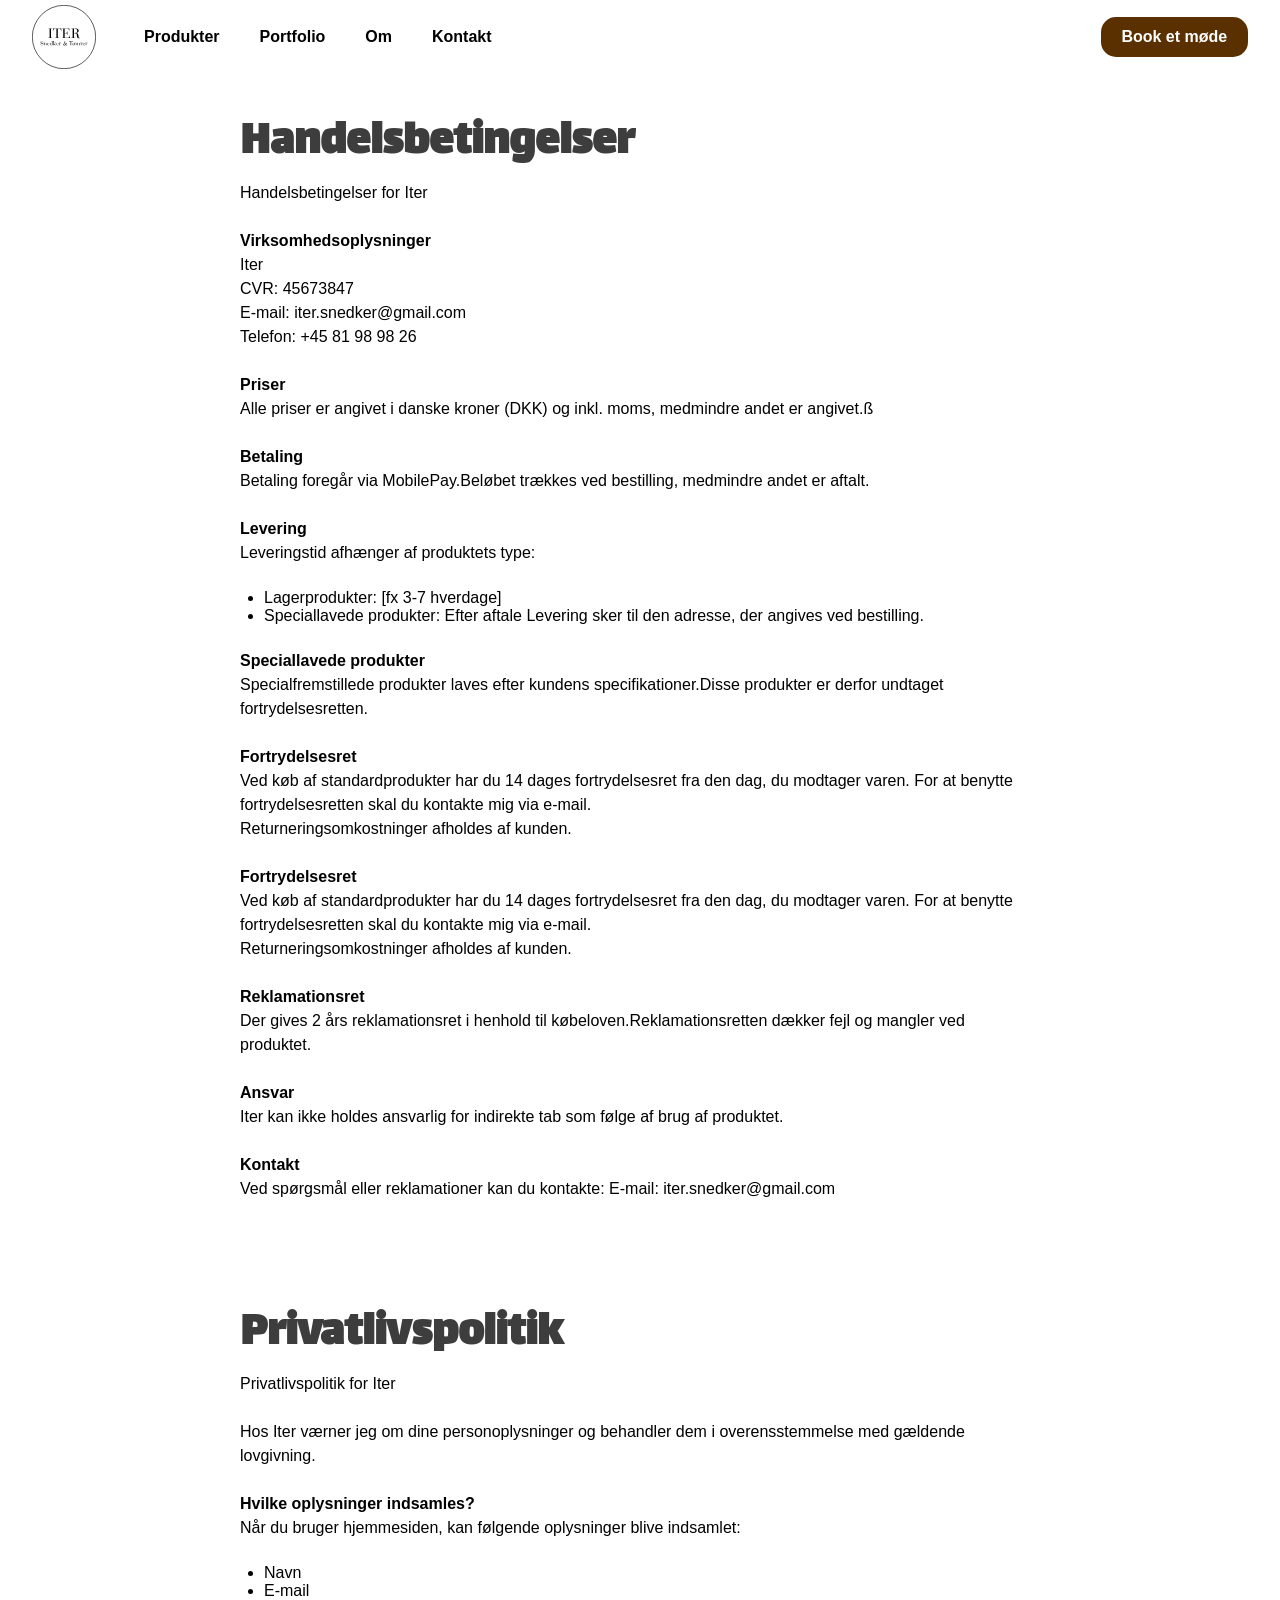
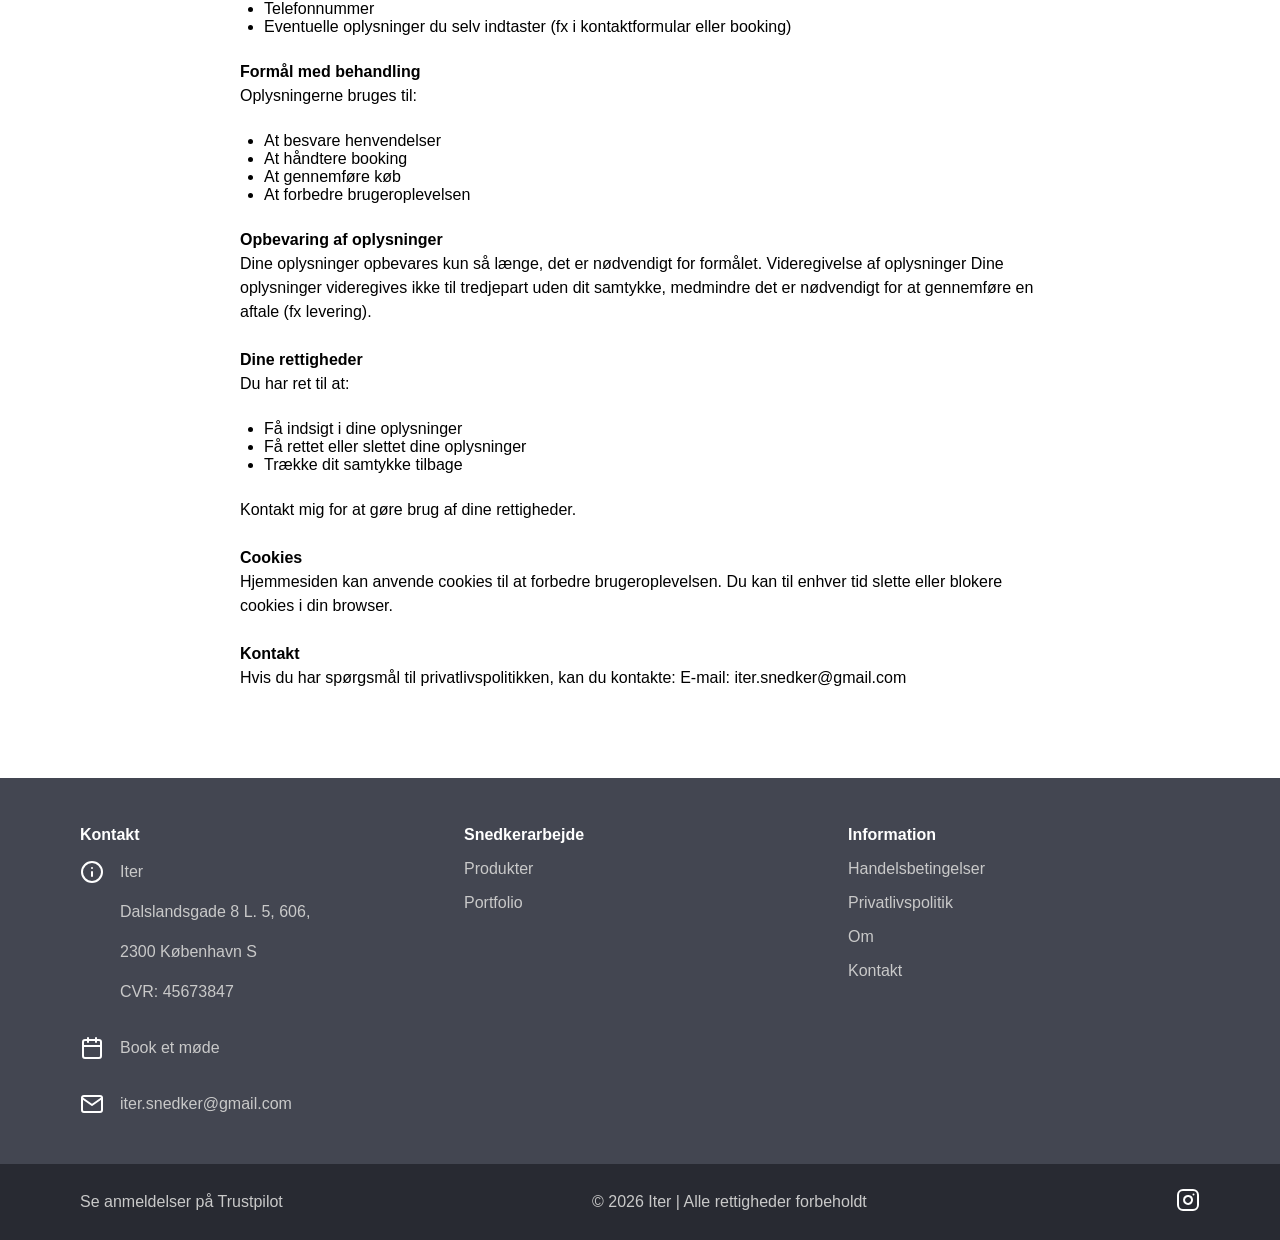
<file: betingelser.html>
<!DOCTYPE html>
<html lang="en">
  <head>
    <meta charset="UTF-8" />
    <meta name="viewport" content="width=device-width, initial-scale=1.0" />
    <link rel="icon" type="image/x-icon" href="./img/nyt_logo_sort.svg" />
    <link rel="stylesheet" href="./css/style.css" />
    <title>Handelsbetingelser og Privatlivspolitik</title>
  </head>
  <body>
    <div id="navigation"></div>
    <main class="betingelser_main">
        <div class="handelsbetingelser">
      <h1>Handelsbetingelser</h1>
      <p>Handelsbetingelser for Iter</p>

      <p>
        <strong>Virksomhedsoplysninger</strong> <br />
        Iter <br />
        CVR: 45673847 <br />
        E-mail: iter.snedker@gmail.com <br />
        Telefon: +45 81 98 98 26
      </p>

      <p>
        <strong>Priser</strong><br />
        Alle priser er angivet i danske kroner (DKK) og inkl. moms, medmindre
        andet er angivet.ß
      </p>
      <p>
        <strong>Betaling</strong><br />
        Betaling foregår via MobilePay.Beløbet trækkes ved bestilling, medmindre
        andet er aftalt.
      </p>
      <p>
        <strong>Levering</strong><br />
        Leveringstid afhænger af produktets type:
      </p>

      <ul>
        <li>Lagerprodukter: [fx 3-7 hverdage]</li>
        <li>
          Speciallavede produkter: Efter aftale Levering sker til den adresse,
          der angives ved bestilling.
        </li>
      </ul>

      <p>
        <strong>Speciallavede produkter</strong><br />
        Specialfremstillede produkter laves efter kundens specifikationer.Disse
        produkter er derfor undtaget fortrydelsesretten.
      </p>
      <p>
        <strong>Fortrydelsesret</strong><br />
        Ved køb af standardprodukter har du 14 dages fortrydelsesret fra den
        dag, du modtager varen. For at benytte fortrydelsesretten skal du
        kontakte mig via e-mail. <br />
        Returneringsomkostninger afholdes af kunden.
      </p>
      <p>
        <strong>Fortrydelsesret</strong><br />
        Ved køb af standardprodukter har du 14 dages fortrydelsesret fra den
        dag, du modtager varen. For at benytte fortrydelsesretten skal du
        kontakte mig via e-mail. <br />
        Returneringsomkostninger afholdes af kunden.
      </p>
      <p>
        <strong>Reklamationsret</strong><br />
        Der gives 2 års reklamationsret i henhold til
        købeloven.Reklamationsretten dækker fejl og mangler ved produktet.
      </p>
      <p>
        <strong>Ansvar</strong><br />
        Iter kan ikke holdes ansvarlig for indirekte tab som følge af brug af
        produktet.
      </p>
      <p>
        <strong>Kontakt</strong><br />
        Ved spørgsmål eller reklamationer kan du kontakte: E-mail:
        iter.snedker@gmail.com
      </p>
    </div>
    <div class="privatliv" id="privatliv">
      <h1>Privatlivspolitik</h1>
      <p>Privatlivspolitik for Iter</p>
      <p>
        Hos Iter værner jeg om dine personoplysninger og behandler dem i
        overensstemmelse med gældende lovgivning.
      </p>
      <p>
        <strong>Hvilke oplysninger indsamles?</strong> <br>
        Når du bruger
        hjemmesiden, kan følgende oplysninger blive indsamlet:
      </p>
      <ul>
        <li>Navn</li>
        <li>E-mail</li>
        <li>Telefonnummer</li>
        <li>
          Eventuelle oplysninger du selv indtaster (fx i kontaktformular eller
          booking)
        </li>
      </ul>

      <p><strong>Formål med behandling</strong> <br>
        Oplysningerne bruges til:</p>
      <ul>
        <li>At besvare henvendelser</li>
        <li>At håndtere booking</li>
        <li>At gennemføre køb</li>
        <li>At forbedre brugeroplevelsen</li>
      </ul>

      <p>
        <strong>Opbevaring af oplysninger</strong> <br>
        Dine oplysninger opbevares kun så længe, det er nødvendigt for formålet.
        Videregivelse af oplysninger Dine oplysninger videregives ikke til
        tredjepart uden dit samtykke, medmindre det er nødvendigt for at
        gennemføre en aftale (fx levering).
      </p>

      <p><strong>Dine rettigheder</strong> <br>
        Du har ret til at:</p>
      <ul>
        <li>Få indsigt i dine oplysninger</li>
        <li>Få rettet eller slettet dine oplysninger</li>
        <li>Trække dit samtykke tilbage</li>
      </ul>
      <p>Kontakt mig for at gøre brug af dine rettigheder.</p>

      <p>
        <strong>Cookies</strong> <br>
        Hjemmesiden kan anvende cookies til at forbedre
        brugeroplevelsen. Du kan til enhver tid slette eller blokere cookies i
        din browser.
      </p>

      <p>
        <strong>Kontakt</strong> <br>
        Hvis du har spørgsmål til privatlivspolitikken,
        kan du kontakte: E-mail: iter.snedker@gmail.com
      </p>
    </div>
    </main>
    <div id="footer"></div>
  </body>
  <script type="module" src="./js/navigation.js"></script>
  <script type="module" src="./js/footer.js"></script>
</html>
</file>
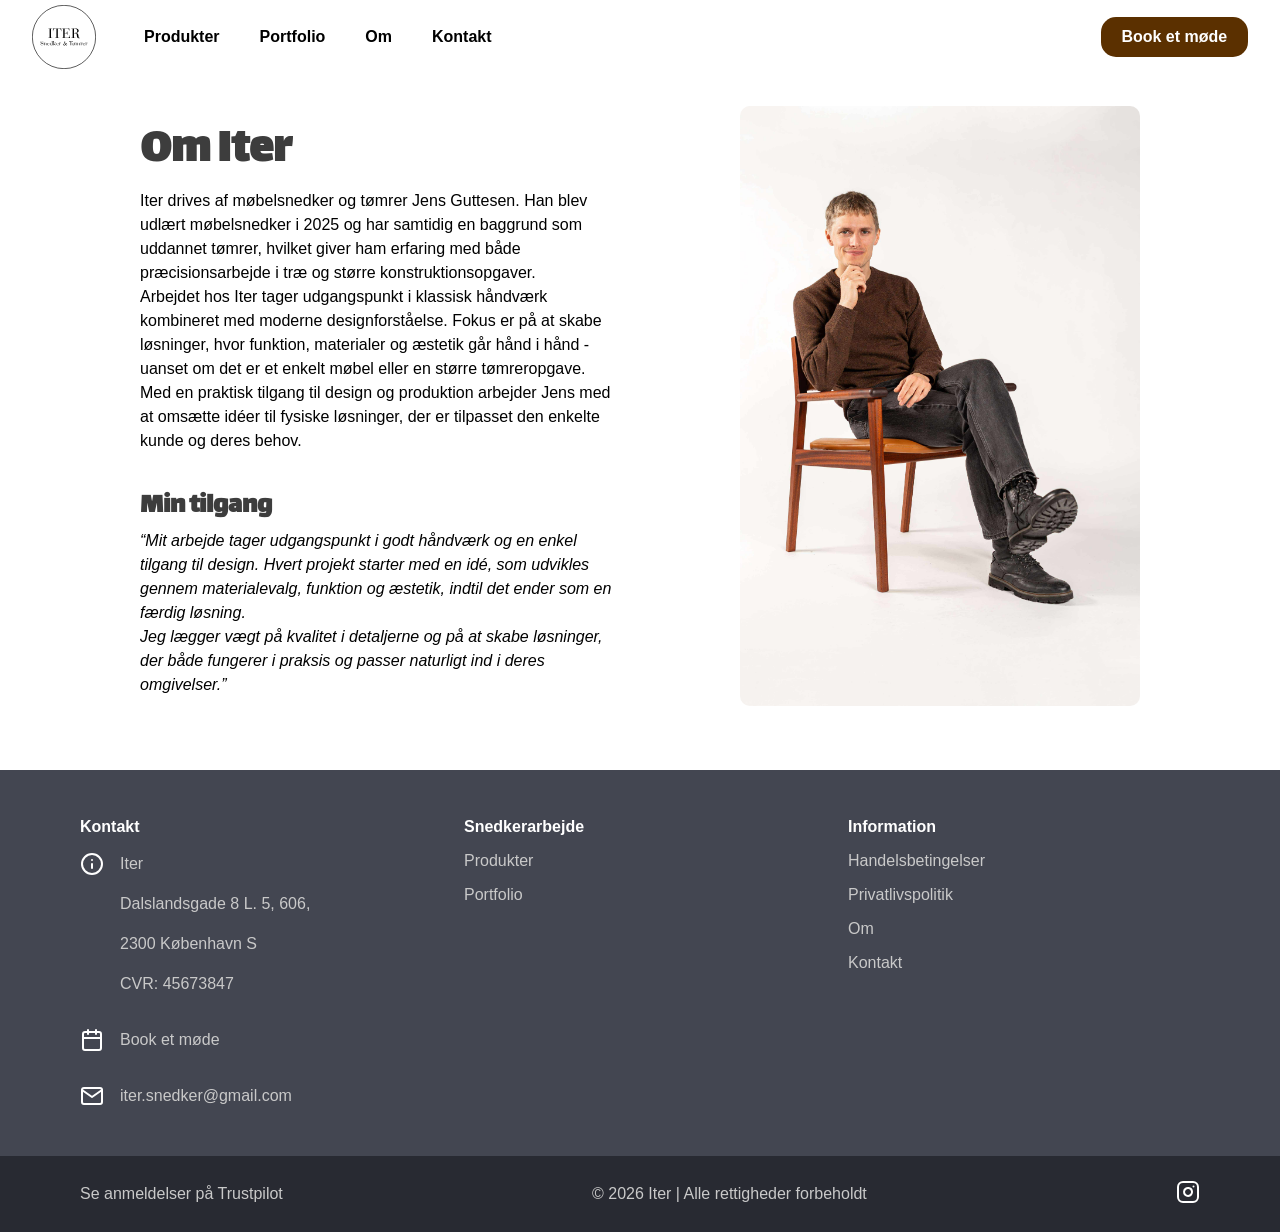
<file: om.html>
<!DOCTYPE html>
<html lang="en">
  <head>
    <meta charset="UTF-8" />
    <meta name="viewport" content="width=device-width, initial-scale=1.0" />
    <link rel="icon" type="image/x-icon" href="./img/nyt_logo_sort.svg" />
    <link rel="stylesheet" href="./css/style.css" />
    <title>Om</title>
  </head>
  <body>
    <div id="navigation"></div>

    <main class="om_container">
      <section class="om_sektion">
        <div class="om_tekst">
          <h1>Om Iter</h1>

          <p>
            Iter drives af møbelsnedker og tømrer Jens Guttesen. Han blev udlært
            møbelsnedker i 2025 og har samtidig en baggrund som uddannet tømrer,
            hvilket giver ham erfaring med både præcisionsarbejde i træ og
            større konstruktionsopgaver. <br />

            Arbejdet hos Iter tager udgangspunkt i klassisk håndværk kombineret
            med moderne designforståelse. Fokus er på at skabe løsninger, hvor
            funktion, materialer og æstetik går hånd i hånd - uanset om det er
            et enkelt møbel eller en større tømreropgave. <br />

            Med en praktisk tilgang til design og produktion arbejder Jens med
            at omsætte idéer til fysiske løsninger, der er tilpasset den enkelte
            kunde og deres behov.
          </p>

          <h3>Min tilgang</h3>
          <p>
            <em
              >“Mit arbejde tager udgangspunkt i godt håndværk og en enkel
              tilgang til design. Hvert projekt starter med en idé, som udvikles
              gennem materialevalg, funktion og æstetik, indtil det ender som en
              færdig løsning. <br />
              Jeg lægger vægt på kvalitet i detaljerne og på at skabe løsninger,
              der både fungerer i praksis og passer naturligt ind i deres
              omgivelser.”</em
            >
          </p>
        </div>

        <div class="om_billede">
          <img src="./img/jens_sidder.jpg" alt="Ejeren af Iter" />
        </div>
      </section>
    </main>

    <div id="footer"></div>
  </body>
  <script type="module" src="./js/navigation.js"></script>
  <script type="module" src="./js/footer.js"></script>
</html>
</file>
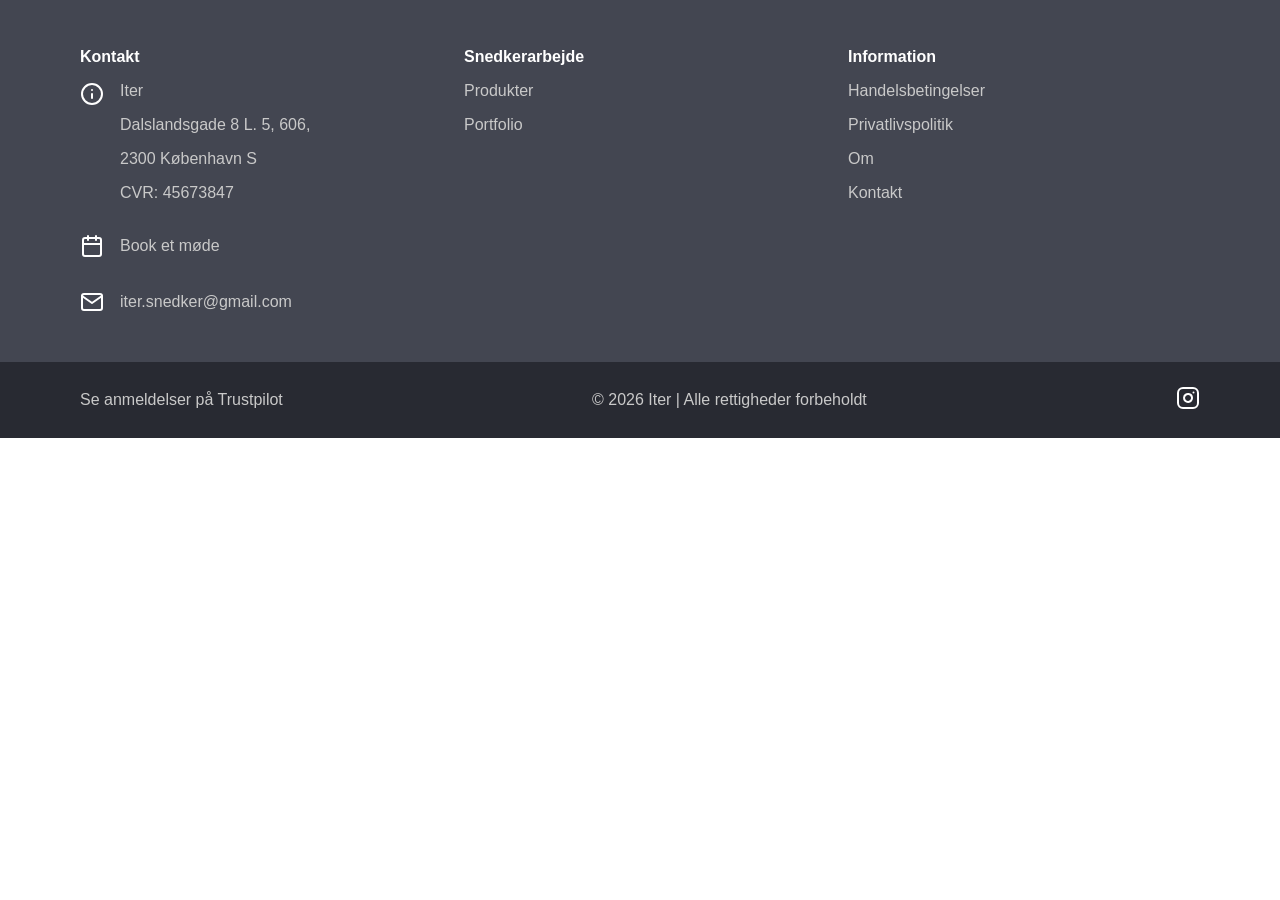
<file: komponenter/footer.html>
<!DOCTYPE html>
<html lang="en">
  <head>
    <meta charset="UTF-8" />
    <meta name="viewport" content="width=device-width, initial-scale=1.0" />
    <!-- TrustBox script -->
<script type="text/javascript" src="//widget.trustpilot.com/bootstrap/v5/tp.widget.bootstrap.min.js" async></script>
<!-- End TrustBox script -->
    <link rel="stylesheet" href="../css/footer.css" />
    <title>footer</title>
  </head>
  <body>
    <footer>
      <div class="grid_footer_section">
        <div class="grid_en">
          <h4>Kontakt</h4>
          <div class="kontakt">
            <img src="../img/info.svg" alt="kontakt information" />
            <div class="kontakt_info">
              <p>Iter</p>
              <p>Dalslandsgade 8 L. 5, 606,</p>
              <p>2300 København S</p>
              <p>CVR: 45673847</p>
            </div>
          </div>
          <div class="book_en_samtale_footer">
            <img src="../img/calendar.svg" alt="book en samtale med Iter" />
            <a href="../book.html">Book et møde</a>
          </div>
          <div class="mail_footer">
            <img
              src="../img/mail.svg"
              alt="send en mail til Iter, hvis du har spørgsmål"
            />
            <a href="mailto:iter.snedker@gmail.com">iter.snedker@gmail.com</a>
          </div>
        </div>
        <div class="grid_to">
          <h4>Snedkerarbejde</h4>
          <a href="../produkter.html">Produkter</a>
          <a href="../portfolio.html">Portfolio</a>
        </div>
        <div class="grid_tre">
          <h4>Information</h4>
          <a href="../betingelser.html">Handelsbetingelser</a>
          <a href="../betingelser.html#privatliv">Privatlivspolitik</a>
          <a href="../om.html">Om</a>
          <a href="../kontakt.html">Kontakt</a>
        </div>
      </div>
      <section class="copyright_section">
        <div class="trustpilot">
          <!-- TrustBox widget - Review Collector -->
          <div
            class="trustpilot-widget"
            data-locale="da-DK"
            data-template-id="56278e9abfbbba0bdcd568bc"
            data-businessunit-id="6a1f37103d4303165a630e8e"
            data-style-height="52px"
            data-style-width="100%"
            data-token="2b6602e3-628a-40a0-a521-f2f8a6611c79"
          >
            <a
              href="https://dk.trustpilot.com/review/itersnedkeri.dk"
              target="_blank"
              rel="noopener"
              >Se anmeldelser på Trustpilot</a
            >
          </div>
          <!-- End TrustBox widget -->
        </div>
        <div class="copyright">
          <p>&copy; 2026 Iter | Alle rettigheder forbeholdt</p>
        </div>
        <div class="sociale_medier">
          <a href="https://www.instagram.com/iter_snedker/"
            ><img src="../img/instagram.svg" alt="Instagram"
          /></a>
          <a style="display: none" href="#"
            ><img src="../img/facebook.svg" alt="Facebook"
          /></a>
          <a style="display: none" href="#"
            ><img src="../img/linkedin.svg" alt="LinkedIn"
          /></a>
        </div>
      </section>
    </footer>

    <script src="../js/footer.js"></script>
  </body>
</html>
</file>
<file: css/style.css>
@import url("https://fonts.googleapis.com/css2?family=Lalezar&display=swap");

* {
  margin: 0;
  padding: 0;
  box-sizing: border-box;
  font-family: "inter", sans-serif;
  text-decoration: none;
  list-style: none;
}

:root {
  --primary-color: #e8e3d9;
  --secondary-color: #a59e8c;
  --quality-color: #3d3d3d;
  --booking-color: #f11b1b;
  --background-color: #ffffff;
  --dark-color: #000000;
  --light-color: #ffffff;
  --primary-button-color: #2b3b2f;
}

body {
  background-color: var(--background-color);
}

body p {
  line-height: 1.5;
}

a {
  color: #000000;
}

.hero {
  position: relative;
  height: 48rem;
  width: 100%;
  background-image: linear-gradient(rgba(0, 0, 0, 0.3), rgba(0, 0, 0, 0.3)),
    url(../img/test_img.png);
  background-size: cover;
  background-repeat: no-repeat;
  background-position: center;
  display: flex;
  justify-content: flex-end;
  align-items: flex-start;
  flex-direction: column;
  padding-bottom: 5rem;
}

.hero img {
  width: 100%;
  height: 100%;
  object-fit: cover;
}

.hero h1 {
  font-family: "lalezar", "inter", sans-serif;
  font-weight: 400;
  font-size: 17.5rem;
  font-style: normal;
  line-height: 0.6;
  color: #ffffff;
  margin-left: 8.7rem;
}

.hero p {
  font-family: "inter", sans-serif;
  font-weight: 700;
  font-size: 1.5rem;
  font-style: normal;
  margin-left: 9.3rem;
  letter-spacing: -0.608px;
  color: #ffffff;
}

section {
  padding: 3rem 10%;
  display: flex;
  justify-content: space-between;
  align-items: center;
  gap: 5rem;
  flex-direction: row;
}

h2 {
  font-family: "lalezar", "inter", sans-serif;
  font-weight: 400;
  font-size: 3rem;
  font-style: normal;
  line-height: 1;
  color: #000000;
}

h3 {
  font-family: "lalezar", "inter", sans-serif;
  font-weight: 700;
  font-size: 2rem;
  font-style: normal;
  line-height: normal;
  color: #000000;
}

.start_din_rejse_sektion {
  display: flex;
  justify-content: space-between;
  align-items: flex-start;
  gap: 5rem;
  flex-direction: row;
  background-color: var(--primary-color);
}

.start_din_rejse_sektion img {
  background-color: #000000;
  width: 338px;
  height: 507px;
  border-radius: 10px;
}

.rejse_sektion_venstre {
  display: flex;
  flex-direction: row;
  justify-content: flex-start;
  gap: 2rem;
}

.rejse_sektion_hojre {
  display: flex;
  flex-direction: column;
  justify-content: flex-start;
  align-items: flex-start;
  max-width: 710px;
}

.rejse_sektion_hojre p,
.portfolio_sektion_hojre p,
.design_sektion_hojre p,
.produkter_sektion p {
  color: #000000;
  font-size: 1rem;
}

.rejse_sektion_hojre button,
.design_sektion_hojre button {
  background-color: #2b3b2f;
  border-radius: 15px;
  padding: 0.7rem 1.5rem;
  font-family: "inter", sans-serif;
  font-weight: 700;
  font-size: 1rem;
  font-style: normal;
  line-height: normal;
  color: #ffffff;
  border: none;
  cursor: pointer;
  margin: 1.5rem 0 1.5rem;
  align-items: center;
}

.er_du_i_tvivl_rejse {
  display: flex;
  flex-direction: column;
  justify-content: flex-end;
  margin-top: 3rem;
}

.er_du_i_tvivl_rejse h4 {
  margin-bottom: 1rem;
  color: #000000;
}

.portfolio_sektion {
  display: flex;
  flex-direction: column;
  gap: 0.5rem;
}

.portfolio_sektion_venstre {
  display: flex;
}

#portfolio_billede_baggrund {
  background-color: #000000;
  width: 912px;
  height: 556px;
  object-fit: cover;
  border-radius: 10px;
  margin-left: 4rem;
}

#portfolio_billede_forgrund {
  background-color: #d1d1d1d1;
  width: 480px;
  height: 482px;
  z-index: 10;
  object-fit: cover;
  border-radius: 10px;
  position: relative;
  top: 7rem;
  left: -6rem;
  justify-content: flex-end;
}

.portfolio_sektion_hojre {
  display: flex;
  flex-direction: column;
  justify-content: flex-start;
  align-items: flex-start;
  margin: 1.5rem 0 1.5rem;
}

.portfolio_sektion_hojre h3 {
  margin-bottom: 1rem;
  font-family: "lalezar", "inter", sans-serif;
  margin-left: 0;
  padding-left: 0;
}

.portfolio_sektion_hojre p {
  width: 65%;
}

.design_sektion {
  display: flex;
  flex-direction: row;
  gap: 8rem;
  padding-top: 5rem;
  padding-bottom: 5rem;
  background-color: var(--primary-color);
}

.design_sektion_venstre {
  display: flex;
  z-index: 20;
}

.design_sektion_venstre img {
  background-color: #000000;
  width: 572px;
  height: 573px;
  border-radius: 15px;
  object-fit: cover;
}

.iter_h2 {
  display: flex;
  flex-direction: row;
  justify-content: flex-start;
}

.iter_h2 h2 {
  font-size: 240px;
  font-weight: 400;
  font-style: normal;
  line-height: normal;
}

.iter_h2_01 {
  color: #2b3b2f;
}

.iter_h2_02 {
  color: #e8e3d9;
}

.design_sektion_hojre {
  display: flex;
  flex-direction: column;
  justify-content: center;
  align-items: flex-start;
}

.design_sektion_hojre h3 {
  margin: 1.5rem 0;
}

.er_du_i_tvivl_design {
  display: flex;
  flex-direction: column;
  justify-content: flex-end;
  margin-top: 2rem;
}

.h2_h5 {
  display: flex;
  flex-direction: column;
  margin-top: -6rem;
  margin-right: -17rem;
  z-index: 100;
}

.h2_h5 h5 {
  font-family: "inter", sans-serif;
  font-weight: 200;
  font-size: 1.25rem;
  font-style: normal;
  line-height: normal;
  margin-top: -8rem;
}

.produkter_sektion {
  display: flex;
  flex-direction: row;
  justify-content: center;
  padding-top: 3rem;
  padding-bottom: 3rem;
  gap: 8rem;
}

.produkter_sektion_venstre {
  display: flex;
  flex-direction: column;
  justify-content: center;
  max-width: 740px;
}

.produkter_sektion_venstre h3 {
  margin-bottom: 3rem;
}

.produkter_sektion_venstre p {
  margin-bottom: 3rem;
}

.produkter_sektion button {
  background-color: #5b3000;
  border-radius: 15px;
  padding: 0.7rem 1.5rem;
  font-family: "inter", sans-serif;
  font-weight: 700;
  font-size: 1rem;
  font-style: normal;
  line-height: normal;
  color: #ffffff;
  border: none;
  cursor: pointer;
  margin: 1.5rem 0 1.5rem;
  align-items: center;
}

.produkter_sektion_hojre {
  display: flex;
  flex-direction: column;
  justify-content: flex-start;
  align-items: flex-start;
}

.produkter_sektion_hojre img {
  background-color: #000000;
  width: 382px;
  height: 574px;
  border-radius: 0.625rem;
}

.kvalitet_h2 {
  display: flex;
  flex-direction: row;
  justify-content: flex-end;
  z-index: 50;
  margin-top: -2.8rem;
  margin-left: 15.5rem;
}

.kvalitet_h2_01 {
  color: #5b3000;
  font-size: 4rem !important;
}

.kvalitet_h2_02 {
  color: var(--quality-color);
  font-size: 4rem !important;
}

.anmeldelser_sektion{
    justify-content: center;
}

/*Om*/

.om_sektion {
  max-width: 1000px;
  margin: 0 auto;
  display: flex;
  flex-direction: row;
  gap: 8rem;
  padding: 2rem 0 4rem;
}

.om_tekst h1 {
  font-size: 3rem;
  font-family: "Lalezar", "inter", sans-serif;
  color: var(--quality-color);
}

.om_tekst h3 {
  font-size: 1.75rem;
  font-family: "Lalezar", "inter", sans-serif;
  color: var(--quality-color);
  margin: 2rem 0 0.1rem;
}

.om_tekst p {
  font-size: 1rem;
  line-height: 1.5;
  color: var(--dark-color);
}

.om_billede img {
  width: 400px;
  height: auto;
  object-fit: cover;
  border-radius: 0.625rem;
  display: block;
}

/*Betingelser*/

.betingelser_main {
  max-width: 800px;
  margin: 0 auto;
  padding: 2rem 0 4rem;
}

.betingelser_main h1 {
  font-size: 3rem;
  font-family: "Lalezar", "inter", sans-serif;
  color: var(--quality-color);
}

.betingelser_main p {
  font-size: 1rem;
  line-height: 1.5;
  color: var(--dark-color);
  margin-bottom: 1.5rem;
}

.handelsbetingelser ul,
.privatliv ul {
  list-style-type: disc;
  margin-bottom: 1.5rem;
}

.handelsbetingelser li,
.privatliv li {
  list-style-type: disc;
  margin-left: 1.5rem;
}

.handelsbetingelser {
  margin-bottom: 6rem;
}

@media (max-width: 1024px) {
  .hero {
    width: 100%;
    max-width: 100%;
  }

  .hero h1 {
    font-size: 14rem;
    margin-left: 5rem;
  }

  .hero p {
    font-size: 1rem;
    margin-left: 5rem;
  }
}

@media (max-width: 769px) {
  .header {
    padding: 0;
  }

  .start_din_rejse_sektion,
  .portfolio_sektion,
  .design_sektion,
  .produkter_sektion {
    padding: 3rem 5%;
    flex-direction: column;
    gap: 2rem;
  }

  .hero {
    height: 45vh;
    width: 100% !important;
    max-width: 100% !important;
    overflow: hidden;
    padding-bottom: 3rem;
    display: flex;
    justify-content: flex-end;
    align-items: flex-start;
    flex-direction: column;
    padding-left: 1.5rem;
    padding-right: 1.5rem;
    padding-bottom: 3rem;
  }

  .hero h1 {
    font-size: 6rem;
    margin-left: 0;
    line-height: 1;
  }

  .hero p {
    font-size: 1.2rem;
    margin-left: 0;
  }

  .start_din_rejse_sektion {
    flex-direction: column;
  }

  .rejse_sektion_venstre {
    flex-direction: row;
    justify-content: center;
    width: 100%;
    gap: 1rem;
  }

  .rejse_sektion_hojre h2 {
    font-size: 2.4rem;
    margin: 1.5rem 0 1.25rem;
  }

  .rejse_sektion_venstre img {
    width: 45%;
    height: auto;
    aspect-ratio: 2 / 3;
  }

  .rejse_sektion_hojre {
    max-width: 100%;
  }

  .er_du_i_tvivl_rejse {
    flex-direction: column;
  }

  .portfolio_sektion {
    flex-direction: column;
    gap: 1rem;
  }

  .portfolio_sektion_venstre {
    flex-direction: column;
    gap: 1rem;
    width: 100%;
  }

  #portfolio_billede_baggrund {
    width: 100%;
    max-width: 400px;
    height: auto;
    position: static;
    left: 0;
    top: 0;
    margin-left: 0;
  }

  #portfolio_billede_forgrund {
    display: none;
  }

  .portfolio_sektion_hojre {
    max-width: 100%;
    line-height: 1;
  }

  .portfolio_sektion_hojre h3 {
    font-size: 2rem;
    margin-bottom: 1rem;
  }

  .portfolio_sektion_hojre p {
    font-size: 1rem;
    width: 100%;
  }

  .design_sektion {
    flex-direction: column;
    gap: 1rem;
  }

  .design_sektion_venstre {
    flex-direction: column;
    align-items: center;
  }

  .design_sektion_venstre img {
    width: 100%;
    height: auto;
  }

  .h2_h5 {
    display: none;
  }

  .design_sektion_hojre {
    max-width: 100%;
  }

  .produkter_sektion {
    flex-direction: column;
    gap: 1rem;
  }

  .produkter_sektion_venstre {
    max-width: 100%;
  }

  .produkter_sektion_venstre h3 {
    margin-bottom: 1rem;
  }

  .produkter_sektion_venstre button {
    margin: 0;
  }

  .produkter_sektion_hojre img {
    width: 100%;
    height: auto;
    max-width: 400px;
  }

  .produkter_sektion_hojre {
    max-width: 100%;
    order: -1;
  }

  .kvalitet_h2 {
    display: none;
  }

  /*Om*/

  .om_sektion {
    flex-direction: column;
    padding: 6rem 1rem 4rem;
    gap: 3rem;
  }

  .om_billede img {
    width: 100%;
  }

  .om_tekst h1 {
    font-size: 2.5rem;
    text-align: left;
  }

  /* Betingelser*/

  .betingelser_main {
    max-width: 100%;
    padding: 6rem 1.25rem 4rem;
  }

  .betingelser_main h1 {
    font-size: 2.5rem;
  }

  .handelsbetingelser {
    margin-bottom: 3rem;
  }
}
</file>
<file: css/footer.css>
@import url("https://fonts.googleapis.com/css2?family=Lalezar&display=swap");

* {
  margin: 0;
  padding: 0;
  box-sizing: border-box;
  font-family: "inter", sans-serif;
  text-decoration: none;
  list-style: none;
}

h4 {
  color: white;
}

a,
p {
  color: #c9c9c9;
}

a:visited {
  color: #c9c9c9;
}

footer {
  background-color: #434651;
  width: 100%;
}

.grid_footer_section {
  display: grid;
  grid-template-columns: 1fr 1fr 1fr;
  gap: 2rem;
  padding: 3rem 5rem 1rem 5rem;
}

.grid_en {
  display: flex;
  flex-direction: column;
}
.grid_en h4 {
  padding-bottom: 1rem;
}

.kontakt_info {
  display: flex;
  flex-direction: column;
  gap: 1rem;
}

.kontakt {
  display: flex;
  gap: 1rem;
  align-items: flex-start;
  padding-bottom: 2rem;
}

.book_en_samtale_footer,
.mail_footer {
  display: flex;
  gap: 1rem;
  padding-bottom: 2rem;
  align-items: center;
}

.grid_to,
.grid_tre {
  display: flex;
  flex-direction: column;
  gap: 1rem;
  align-items: flex-start;
}

.copyright_section {
  display: flex;
  justify-content: space-between;
  background-color: #282a32;
  padding: 1.5rem 5rem;
  align-items: center;
}

.sociale_medier {
  display: flex;
  gap: 1rem;
}

@media (max-width: 1023px) {
  .grid_footer_section {
    gap: 4rem;
    padding: 5rem;
  }
}

@media (max-width: 767px) {
  .grid_footer_section {
    display: flex;
    flex-direction: column;
    gap: 3rem;
    padding: 4rem 2rem;
  }

  .copyright_section {
    flex-direction: column;
    gap: 2rem;
    padding: 2rem 0;
  }
}
</file>
